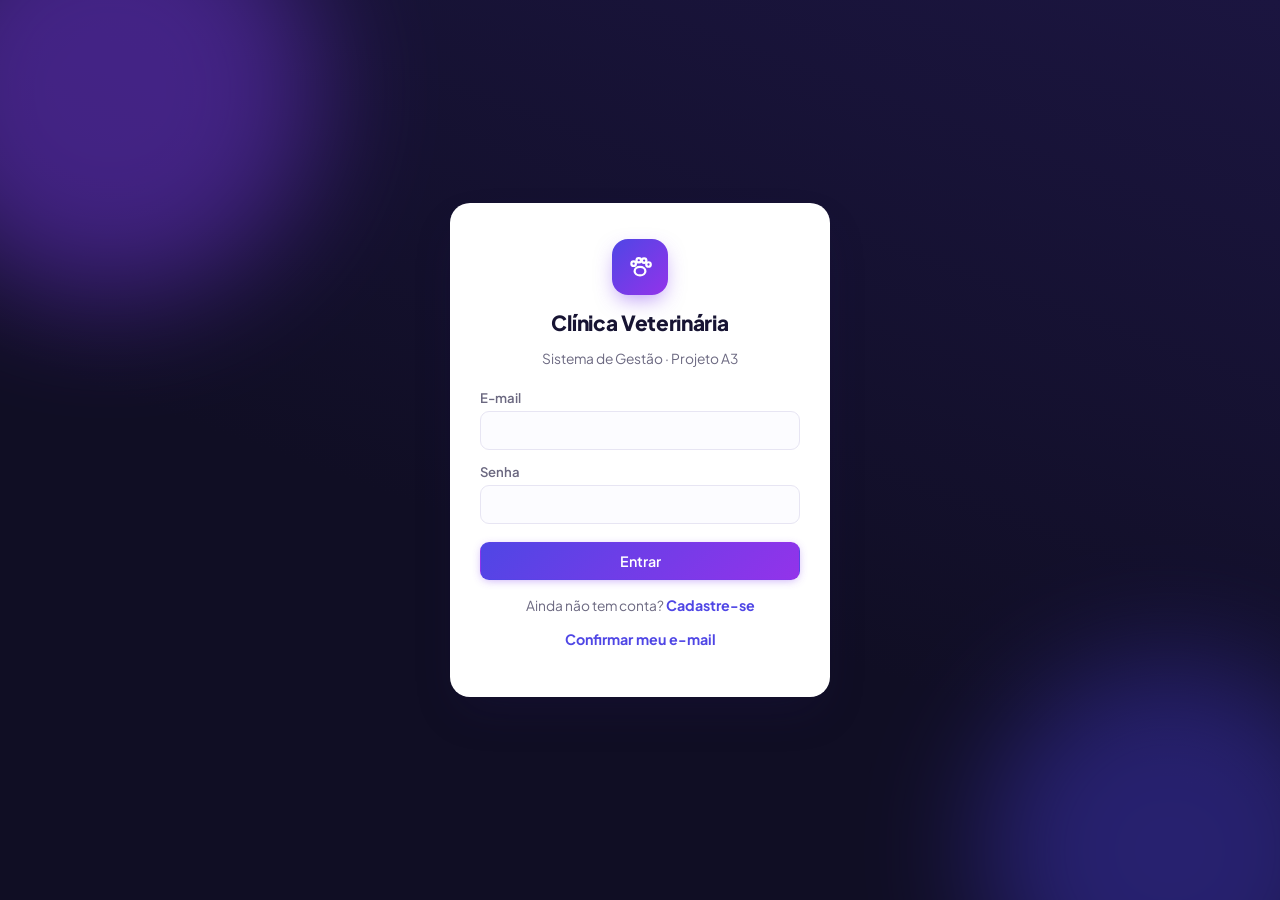
<file: frontend/index.html>
<!DOCTYPE html>
<html lang="pt-BR">
<head>
  <meta charset="UTF-8">
  <meta name="viewport" content="width=device-width, initial-scale=1">
  <title>Início · Clínica Veterinária</title>
  <link rel="stylesheet" href="css/style.css?v=2">
</head>
<body>

  <script src="js/api.js?v=2"></script>
  <script src="js/auth.js?v=2"></script>
  <script src="js/nav.js?v=2"></script>

  <script>

    const conteudo = renderNav("inicio");

    const veterinario = getVeterinarioLogado();


    conteudo.innerHTML = `

      <div class="cabecalho-pagina">
        <div>
          <h1>
            Olá, ${escaparHtml(
              veterinario ? veterinario.nome_completo : ""
            )}
          </h1>

          <p>Resumo rápido do sistema da clínica.</p>
        </div>
      </div>

      <div class="grade-cartoes" id="cartoes"></div>

      <div id="aviso-dashboard"></div>

      <div class="cartao">

        <h2>Fluxo do sistema</h2>

        <p class="texto-suave" style="line-height:1.6">

          <strong>Tutores</strong> cadastram seus endereços
          e dados pessoais →

          cada tutor tem um ou mais <strong>Animais</strong> →

          na ficha do animal você registra
          <strong>Consultas</strong>,
          <strong>Vacinas</strong> e o
          <strong>Microchip</strong> →

          cadastros e atualizações de animais, além das
          vacinas antirrábicas, são encaminhados à API
          governamental simulada após a persistência local.

        </p>

        <p class="texto-suave"
           style="line-height:1.6;margin-top:12px">

          Em caso de indisponibilidade governamental,
          os dados permanecem armazenados na clínica
          e as operações elegíveis podem ser reenviadas
          pela página <strong>Integração governo</strong>.

        </p>

      </div>

    `;


    const cartoes = document.getElementById("cartoes");

    const aviso =
      document.getElementById("aviso-dashboard");


    function cartaoEstatistica(
      href,
      icone,
      numero,
      rotulo
    ) {

      const a = document.createElement("a");

      a.href = href;

      a.className = "cartao-estatistica";

      a.innerHTML = `

        <div class="icone">
          ${ICONES[icone]}
        </div>

        <div>

          <div class="numero">
            ${escaparHtml(numero)}
          </div>

          <div class="rotulo">
            ${escaparHtml(rotulo)}
          </div>

        </div>

      `;

      return a;

    }


    async function carregarResumo() {

      cartoes.innerHTML = "";

      aviso.textContent = "";


      const [
        tutores,
        animais,
        integracoes
      ] = await Promise.allSettled([

        api.get("/tutores/"),

        api.get("/animais/"),

        api.get("/integracoes/")

      ]);


      const tutoresOk =
        tutores.status === "fulfilled" &&
        Array.isArray(tutores.value);

      const animaisOk =
        animais.status === "fulfilled" &&
        Array.isArray(animais.value);

      const integracoesOk =
        integracoes.status === "fulfilled" &&
        Array.isArray(integracoes.value);


      const listaIntegracoes = integracoesOk
        ? integracoes.value
        : [];


      const confirmadas = listaIntegracoes.filter(
        i => i.status === "CONFIRMADO"
      ).length;


      const naoConfirmadas = listaIntegracoes.filter(
        i => i.status !== "CONFIRMADO"
      ).length;


      cartoes.appendChild(

        cartaoEstatistica(

          "tutores.html",
          "tutores",
          tutoresOk ? tutores.value.length : "—",
          "Tutores ativos"

        )

      );


      cartoes.appendChild(

        cartaoEstatistica(

          "animais.html",
          "animais",
          animaisOk ? animais.value.length : "—",
          "Animais ativos"

        )

      );


      cartoes.appendChild(

        cartaoEstatistica(

          "integracoes.html",
          "integracoes",
          integracoesOk ? confirmadas : "—",
          "Integrações confirmadas"

        )

      );


      cartoes.appendChild(

        cartaoEstatistica(

          "integracoes.html",
          "integracoes",
          integracoesOk ? naoConfirmadas : "—",
          "Integrações não confirmadas"

        )

      );


      if (!tutoresOk || !animaisOk || !integracoesOk) {

        mostrarAviso(
          aviso,
          "Não foi possível carregar todos os indicadores."
        );

      } else if (naoConfirmadas > 0) {

        mostrarAviso(
          aviso,
          "Existem " + naoConfirmadas +
          " integrações não confirmadas. " +
          "Consulte a página Integração governo " +
          "para acompanhar as operações."
        );

      }

    }


    carregarResumo();

  </script>

</body>
</html>
</file>
<file: frontend/css/style.css>
/* ============================================================
   Sistema visual do projeto — v2.
   Paleta: índigo/violeta como cor de marca; azul/verde/laranja
   continuam marcando os três grupos do DER (cadastro, atendimento
   clínico, integração governamental).
   ============================================================ */

@import url("https://fonts.googleapis.com/css2?family=Plus+Jakarta+Sans:wght@400;500;600;700;800&display=swap");

:root {
  --marca-1: #4f46e5;
  --marca-2: #9333ea;
  --marca-gradiente: linear-gradient(135deg, var(--marca-1), var(--marca-2));

  --azul-escuro: #171433;
  --azul: #4338ca;
  --azul-claro: #eef0fe;
  --verde: #0f9d64;
  --verde-claro: #e7f8f0;
  --laranja: #d97706;
  --laranja-claro: #fef3e2;
  --vermelho: #e11d48;
  --vermelho-claro: #fdecef;

  --texto: #1c1b2e;
  --texto-suave: #6b6880;
  --borda: #e7e5f3;
  --fundo: #f6f5fc;
  --cartao: #ffffff;

  --raio: 14px;
  --raio-pequeno: 9px;
  --sombra: 0 1px 2px rgba(31, 20, 78, 0.04), 0 4px 16px -4px rgba(31, 20, 78, 0.08);
  --sombra-forte: 0 20px 45px -12px rgba(31, 20, 78, 0.28);
  --fonte: "Plus Jakarta Sans", "Segoe UI", system-ui, -apple-system, sans-serif;
}

* { box-sizing: border-box; }

body {
  margin: 0;
  font-family: var(--fonte);
  background: var(--fundo);
  color: var(--texto);
  min-height: 100vh;
  -webkit-font-smoothing: antialiased;
}

a { color: var(--azul); }

svg { display: block; }

/* ---------- layout geral: barra lateral + conteúdo ---------- */

.app {
  display: flex;
  min-height: 100vh;
}

.barra-lateral {
  width: 240px;
  flex-shrink: 0;
  background:
    radial-gradient(120% 140% at 0% 0%, #2a2160 0%, transparent 55%),
    linear-gradient(185deg, var(--azul-escuro), #100e24 75%);
  color: #fff;
  display: flex;
  flex-direction: column;
  padding: 22px 0;
  position: relative;
}

.barra-lateral .marca {
  display: flex;
  align-items: center;
  gap: 10px;
  padding: 0 20px 20px;
  font-weight: 800;
  font-size: 1.05rem;
  letter-spacing: -0.01em;
  margin-bottom: 14px;
}

.barra-lateral .marca .logo-marca {
  width: 34px;
  height: 34px;
  border-radius: 10px;
  background: var(--marca-gradiente);
  display: flex;
  align-items: center;
  justify-content: center;
  box-shadow: 0 4px 14px -2px rgba(124, 58, 237, 0.55);
  flex-shrink: 0;
}
.barra-lateral .marca .logo-marca svg { width: 19px; height: 19px; color: #fff; }

.barra-lateral nav { display: flex; flex-direction: column; gap: 3px; padding: 0 12px; }

.barra-lateral nav a {
  display: flex;
  align-items: center;
  gap: 11px;
  color: rgba(255, 255, 255, 0.62);
  text-decoration: none;
  padding: 9px 12px;
  font-size: 0.89rem;
  font-weight: 500;
  border-radius: var(--raio-pequeno);
  transition: background 0.15s ease, color 0.15s ease;
}
.barra-lateral nav a svg { width: 18px; height: 18px; flex-shrink: 0; opacity: 0.9; }

.barra-lateral nav a:hover { background: rgba(255, 255, 255, 0.06); color: #fff; }

.barra-lateral nav a.ativo {
  background: linear-gradient(135deg, rgba(124, 58, 237, 0.35), rgba(79, 70, 229, 0.35));
  color: #fff;
  font-weight: 600;
  box-shadow: inset 0 0 0 1px rgba(255, 255, 255, 0.08);
}

.barra-lateral .rodape-usuario {
  margin-top: auto;
  padding: 16px 20px 0;
  display: flex;
  align-items: center;
  gap: 10px;
}

.barra-lateral .avatar {
  width: 34px;
  height: 34px;
  border-radius: 50%;
  background: var(--marca-gradiente);
  color: #fff;
  display: flex;
  align-items: center;
  justify-content: center;
  font-weight: 700;
  font-size: 0.8rem;
  flex-shrink: 0;
}

.barra-lateral .rodape-usuario .info { min-width: 0; flex: 1; }
.barra-lateral .rodape-usuario .nome {
  font-weight: 600; font-size: 0.82rem; display: block;
  overflow: hidden; text-overflow: ellipsis; white-space: nowrap;
}

.barra-lateral .rodape-usuario button {
  background: rgba(255, 255, 255, 0.08);
  border: 1px solid rgba(255, 255, 255, 0.12);
  color: #fff;
  width: 30px; height: 30px;
  padding: 0;
  border-radius: 8px;
  cursor: pointer;
  display: flex; align-items: center; justify-content: center;
  flex-shrink: 0;
}
.barra-lateral .rodape-usuario button svg { width: 15px; height: 15px; }
.barra-lateral .rodape-usuario button:hover { background: rgba(255, 255, 255, 0.16); }

.conteudo {
  flex: 1;
  min-width: 0;
  padding: 32px 36px 60px;
}

.cabecalho-pagina {
  display: flex;
  align-items: baseline;
  justify-content: space-between;
  flex-wrap: wrap;
  gap: 12px;
  margin-bottom: 22px;
}

.cabecalho-pagina h1 { margin: 0; font-size: 1.6rem; font-weight: 800; letter-spacing: -0.015em; color: var(--azul-escuro); }
.cabecalho-pagina p { margin: 4px 0 0; color: var(--texto-suave); font-size: 0.92rem; }

/* ---------- cartões ---------- */

.cartao {
  background: var(--cartao);
  border: 1px solid var(--borda);
  border-radius: var(--raio);
  box-shadow: var(--sombra);
  padding: 22px;
  margin-bottom: 20px;
}

.cartao h2 {
  margin: 0 0 14px;
  font-size: 1.02rem;
  font-weight: 700;
  color: var(--azul-escuro);
}

.grade-cartoes {
  display: grid;
  grid-template-columns: repeat(auto-fit, minmax(210px, 1fr));
  gap: 16px;
  margin-bottom: 24px;
}

.cartao-estatistica {
  background: var(--cartao);
  border: 1px solid var(--borda);
  border-radius: var(--raio);
  padding: 18px 20px;
  box-shadow: var(--sombra);
  text-decoration: none;
  color: inherit;
  display: flex;
  align-items: center;
  gap: 14px;
  transition: transform 0.15s ease, box-shadow 0.15s ease;
}
.cartao-estatistica:hover { transform: translateY(-3px); box-shadow: var(--sombra-forte); }
.cartao-estatistica .icone {
  width: 42px; height: 42px; border-radius: 12px; flex-shrink: 0;
  display: flex; align-items: center; justify-content: center;
  background: var(--marca-gradiente); color: #fff;
}
.cartao-estatistica .icone svg { width: 21px; height: 21px; }
.cartao-estatistica .numero { font-size: 1.6rem; font-weight: 800; color: var(--azul-escuro); line-height: 1.1; }
.cartao-estatistica .rotulo { color: var(--texto-suave); font-size: 0.85rem; margin-top: 1px; }

/* ---------- formulários ---------- */

label {
  display: block;
  font-size: 0.82rem;
  font-weight: 600;
  color: var(--texto-suave);
  margin: 13px 0 5px;
}
label:first-child { margin-top: 0; }

input, select, textarea {
  width: 100%;
  padding: 9px 12px;
  border: 1.5px solid var(--borda);
  border-radius: var(--raio-pequeno);
  font-family: inherit;
  font-size: 0.94rem;
  background: #fcfcff;
  color: var(--texto);
  transition: border-color 0.15s ease, box-shadow 0.15s ease;
}
input:focus, select:focus, textarea:focus {
  outline: none;
  border-color: var(--marca-1);
  box-shadow: 0 0 0 3.5px rgba(79, 70, 229, 0.13);
  background: #fff;
}
textarea { resize: vertical; min-height: 70px; }

.linha-campos {
  display: grid;
  grid-template-columns: repeat(auto-fit, minmax(140px, 1fr));
  gap: 12px;
}

.campo-checkbox { display: flex; align-items: center; gap: 8px; margin-top: 14px; }
.campo-checkbox input { width: auto; }
.campo-checkbox label { margin: 0; }

fieldset { border: 1.5px solid var(--borda); border-radius: var(--raio); margin: 16px 0 0; padding: 14px 16px 16px; }
legend { padding: 0 6px; font-size: 0.82rem; font-weight: 700; color: var(--marca-1); }

/* ---------- botões ---------- */

button, .botao {
  display: inline-flex;
  align-items: center;
  gap: 6px;
  cursor: pointer;
  font-family: inherit;
  font-size: 0.89rem;
  font-weight: 600;
  padding: 9px 17px;
  border-radius: var(--raio-pequeno);
  border: 1.5px solid transparent;
  text-decoration: none;
  transition: transform 0.1s ease, box-shadow 0.15s ease, background 0.15s ease;
}

.botao-primario, button[type="submit"] {
  background: var(--marca-gradiente);
  color: #fff;
  box-shadow: 0 2px 10px -2px rgba(124, 58, 237, 0.45);
}
.botao-primario:hover, button[type="submit"]:hover { filter: brightness(1.08); transform: translateY(-1px); }
.botao-primario:active, button[type="submit"]:active { transform: translateY(0); }

.botao-secundario { background: #fff; color: var(--marca-1); border-color: var(--borda); }
.botao-secundario:hover { background: var(--azul-claro); border-color: var(--marca-1); }

.botao-perigo { background: #fff; color: var(--vermelho); border-color: #f4c6d2; }
.botao-perigo:hover { background: var(--vermelho-claro); }

.botao-texto { background: none; color: var(--marca-1); border: none; padding: 4px 6px; font-weight: 600; }
.botao-texto:hover { text-decoration: underline; }

button:disabled { opacity: 0.55; cursor: not-allowed; transform: none !important; }

.barra-acoes { display: flex; gap: 10px; justify-content: flex-end; margin-top: 18px; }
.barra-ferramentas { display: flex; gap: 10px; align-items: center; flex-wrap: wrap; margin-bottom: 16px; }
.barra-ferramentas input[type="search"], .barra-ferramentas input[type="text"] { max-width: 280px; }
.empurra-direita { margin-left: auto; }

/* ---------- tabelas ---------- */

table { width: 100%; border-collapse: collapse; font-size: 0.91rem; }
thead th {
  text-align: left;
  font-size: 0.74rem;
  text-transform: uppercase;
  letter-spacing: 0.05em;
  font-weight: 700;
  color: var(--texto-suave);
  border-bottom: 1.5px solid var(--borda);
  padding: 9px 10px;
}
tbody td { padding: 11px 10px; border-bottom: 1px solid var(--borda); vertical-align: middle; }
tbody tr { transition: background 0.1s ease; }
tbody tr:hover { background: var(--azul-claro); }
tbody tr:last-child td { border-bottom: none; }
td.acoes { white-space: nowrap; text-align: right; }
td.numerico { text-align: right; font-variant-numeric: tabular-nums; }

.tabela-vazia { padding: 34px; text-align: center; color: var(--texto-suave); }

/* ---------- selos de status ---------- */

.selo {
  display: inline-flex;
  align-items: center;
  gap: 5px;
  padding: 3px 10px 3px 8px;
  border-radius: 100px;
  font-size: 0.74rem;
  font-weight: 700;
  text-transform: uppercase;
  letter-spacing: 0.02em;
}
.selo::before { content: ""; width: 6px; height: 6px; border-radius: 50%; background: currentColor; }
.selo-azul { background: var(--azul-claro); color: var(--azul); }
.selo-verde { background: var(--verde-claro); color: var(--verde); }
.selo-laranja { background: var(--laranja-claro); color: var(--laranja); }
.selo-vermelho { background: var(--vermelho-claro); color: var(--vermelho); }
.selo-cinza { background: #eeedf7; color: var(--texto-suave); }

/* ---------- avisos / mensagens ---------- */

.aviso {
  padding: 11px 14px;
  border-radius: var(--raio-pequeno);
  font-size: 0.87rem;
  margin-bottom: 14px;
  border: 1.5px solid transparent;
  font-weight: 500;
}
.aviso-erro { background: var(--vermelho-claro); color: #9f1239; border-color: #f4c6d2; }
.aviso-sucesso { background: var(--verde-claro); color: #065f46; border-color: #bfead9; }
.aviso-info { background: var(--azul-claro); color: var(--azul); border-color: #d7d9fb; }
.aviso[hidden] { display: none; }

/* ---------- abas (ficha do animal) ---------- */

.abas { display: flex; gap: 4px; border-bottom: 1.5px solid var(--borda); margin-bottom: 18px; }
.abas button {
  background: none; color: var(--texto-suave); border: none; border-radius: 0;
  padding: 10px 16px; font-weight: 600; border-bottom: 2.5px solid transparent;
  box-shadow: none;
}
.abas button:hover { transform: none; color: var(--marca-1); }
.abas button.ativa { color: var(--marca-1); border-bottom-color: var(--marca-1); }
.aba-conteudo[hidden] { display: none; }

/* ---------- modal ---------- */

.fundo-modal {
  position: fixed; inset: 0; background: rgba(23, 20, 51, 0.5);
  backdrop-filter: blur(2px);
  display: flex; align-items: flex-start; justify-content: center;
  padding: 40px 16px; overflow-y: auto; z-index: 50;
}
.fundo-modal[hidden] { display: none; }
.modal {
  background: #fff; border-radius: 18px; box-shadow: var(--sombra-forte);
  width: 100%; max-width: 560px; padding: 26px;
  animation: entra-modal 0.16s ease;
}
@keyframes entra-modal {
  from { opacity: 0; transform: translateY(8px) scale(0.98); }
  to { opacity: 1; transform: translateY(0) scale(1); }
}
.modal h2 { margin-top: 0; font-weight: 800; letter-spacing: -0.01em; }
.fechar-modal {
  float: right; background: #f3f2fb; border: none; font-size: 1.1rem; color: var(--texto-suave);
  padding: 0; line-height: 1; width: 30px; height: 30px; border-radius: 50%;
  display: flex; align-items: center; justify-content: center; box-shadow: none;
}
.fechar-modal:hover { background: var(--azul-claro); color: var(--marca-1); transform: none; }

/* ---------- login ---------- */

.pagina-login {
  min-height: 100vh; display: flex; align-items: center; justify-content: center;
  position: relative; overflow: hidden;
  background: linear-gradient(200deg, #1b1540 0%, #100e24 60%);
  padding: 20px;
}
.pagina-login::before, .pagina-login::after {
  content: ""; position: absolute; border-radius: 50%; filter: blur(60px); opacity: 0.45;
}
.pagina-login::before { width: 420px; height: 420px; background: #7c3aed; top: -120px; left: -100px; }
.pagina-login::after { width: 380px; height: 380px; background: #4338ca; bottom: -140px; right: -80px; }

.caixa-login {
  background: #fff; border-radius: 20px; box-shadow: var(--sombra-forte);
  width: 100%; max-width: 380px; padding: 36px 30px;
  position: relative; z-index: 1;
}
.caixa-login h1 { text-align: center; color: var(--azul-escuro); font-size: 1.3rem; font-weight: 800; letter-spacing: -0.015em; margin: 14px 0 4px; }
.caixa-login .subtitulo { text-align: center; color: var(--texto-suave); font-size: 0.86rem; margin-bottom: 22px; }
.caixa-login .pata {
  width: 56px; height: 56px; margin: 0 auto;
  border-radius: 16px; background: var(--marca-gradiente);
  display: flex; align-items: center; justify-content: center;
  box-shadow: 0 8px 20px -4px rgba(124, 58, 237, 0.5);
}
.caixa-login .pata svg { width: 30px; height: 30px; color: #fff; }
.caixa-login button[type="submit"] { width: 100%; justify-content: center; margin-top: 18px; }
.alternar-login { text-align: center; margin-top: 16px; font-size: 0.86rem; color: var(--texto-suave); }
.alternar-login button { background: none; border: none; color: var(--marca-1); font-weight: 700; cursor: pointer; padding: 0; box-shadow: none; }
.alternar-login button:hover { transform: none; text-decoration: underline; }

/* ---------- utilidades ---------- */

.texto-suave { color: var(--texto-suave); }
.carregando { padding: 20px; text-align: center; color: var(--texto-suave); }
.oculto { display: none !important; }

@media (max-width: 760px) {
  .app { flex-direction: column; }
  .barra-lateral { width: 100%; flex-direction: row; align-items: center; padding: 12px 14px; overflow-x: auto; background: var(--azul-escuro); }
  .barra-lateral .marca { padding: 0 12px 0 0; margin: 0; }
  .barra-lateral nav { flex-direction: row; padding: 0; }
  .barra-lateral .rodape-usuario { margin: 0 0 0 auto; padding: 0; }
  .barra-lateral .rodape-usuario .info { display: none; }
  .conteudo { padding: 20px 16px 40px; }
}

/* ==========================================
   AJUSTES DO MENU LATERAL E USUÁRIO LOGADO
   ========================================== */

.barra-lateral .rodape-usuario {
  border-top: 1px solid rgba(255, 255, 255, 0.10);
  padding-top: 16px;
}

.barra-lateral .rodape-usuario .nome {
  white-space: normal;
  overflow: visible;
  text-overflow: clip;
  overflow-wrap: anywhere;
  line-height: 1.4;
}

/* Desktop */
@media (min-width: 761px) {

  .barra-lateral {
    position: sticky;
    top: 0;
    height: 100vh;
    height: 100dvh;
    box-sizing: border-box;
    align-self: flex-start;
    overflow-y: auto;
  }

}

/* Dispositivos móveis */
@media (max-width: 760px) {

  .barra-lateral .rodape-usuario {
    border-top: none;
    padding: 0;
    flex-shrink: 0;
  }

  .barra-lateral .rodape-usuario .info {
    display: block;
    min-width: 110px;
    max-width: 150px;
  }

}
</file>
